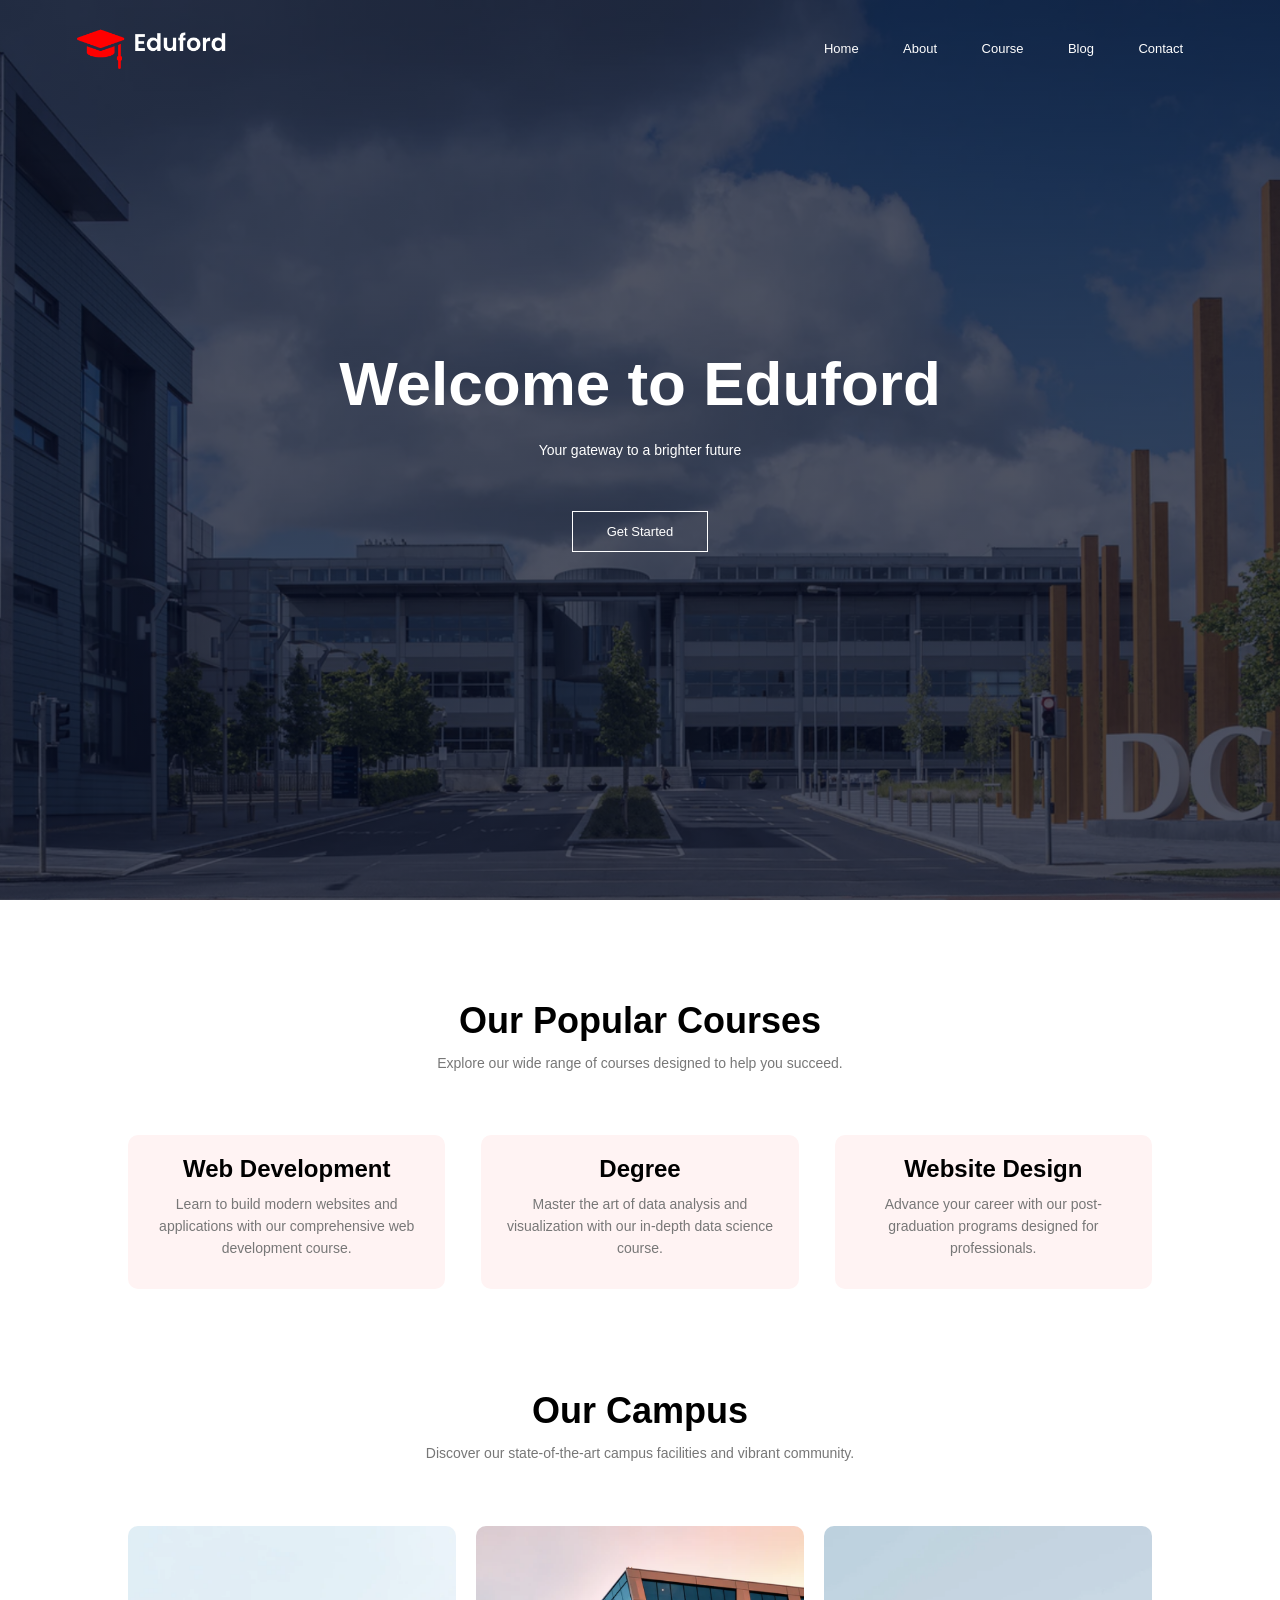
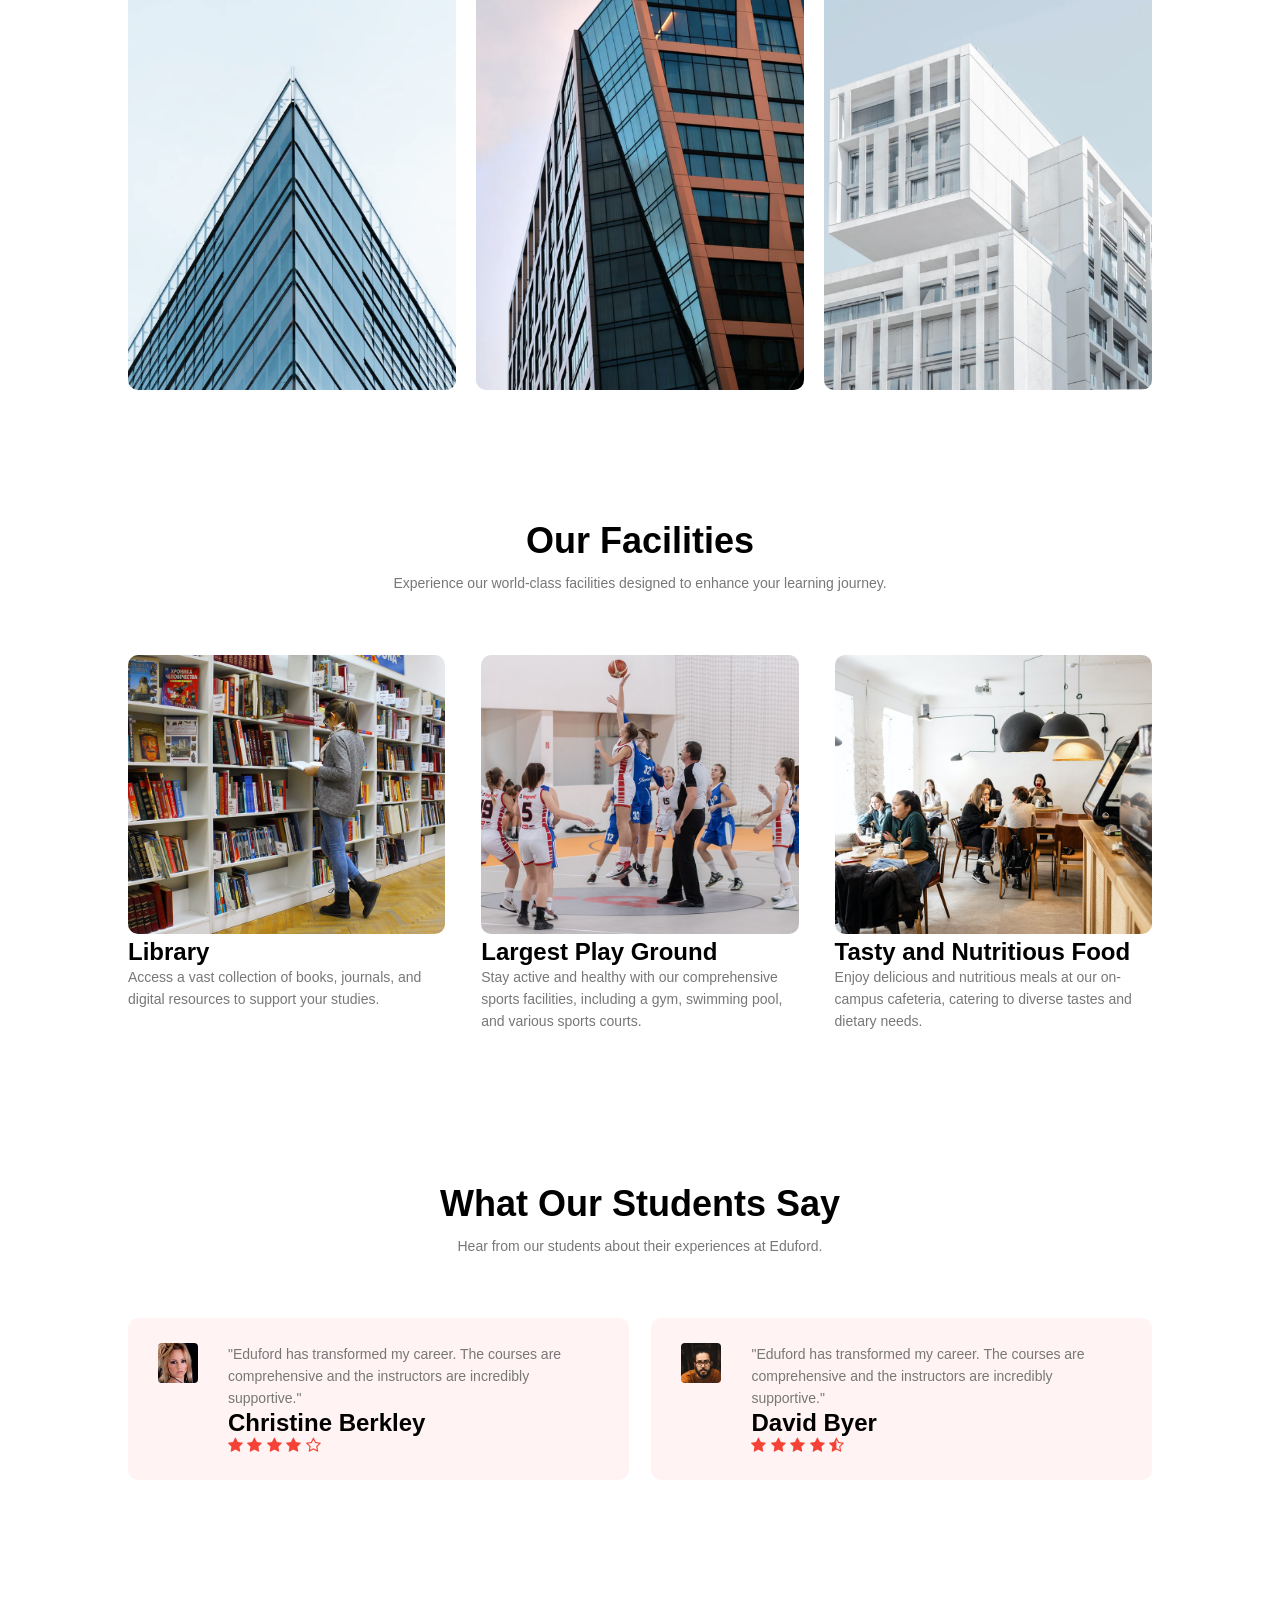
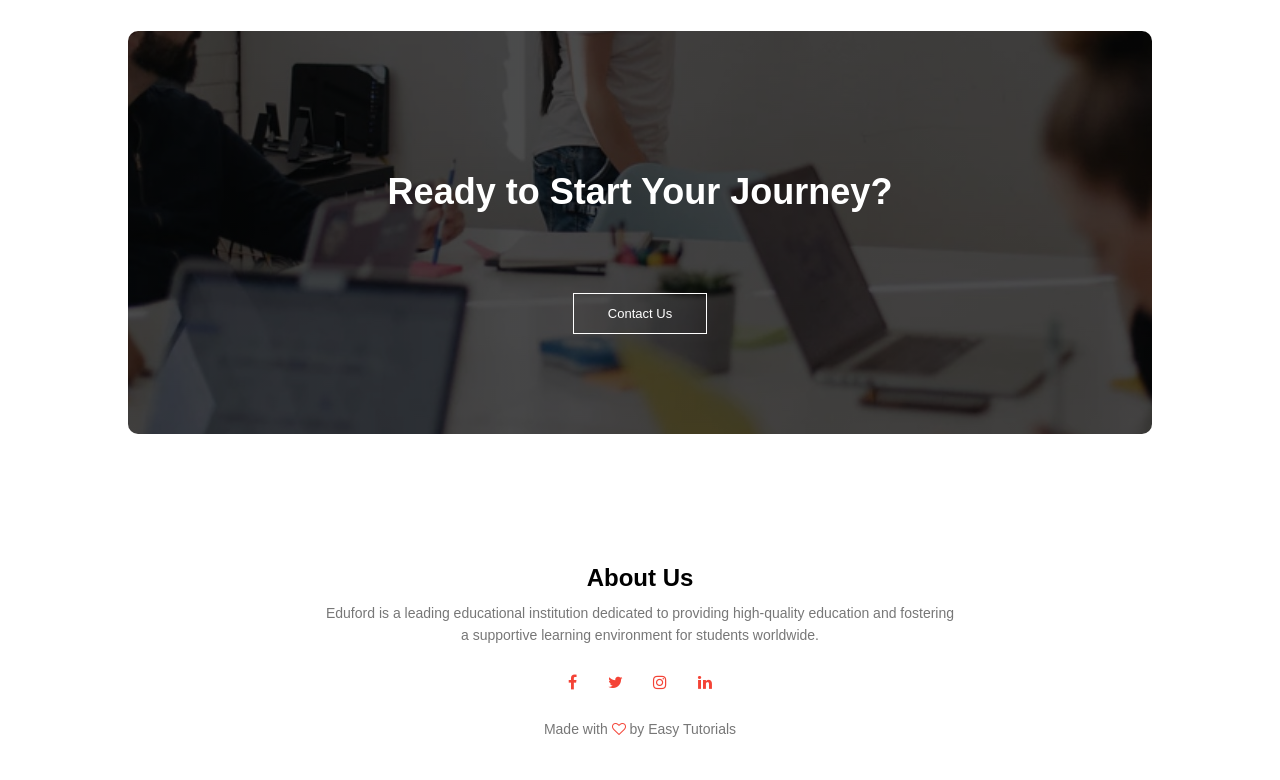
<file: index.html>
<!doctype html>
<html lang="en">
  <head>
    <meta charset="UTF-8">
    <meta name="viewport" content="width=device-width, initial-scale=1.0">
    <title>Eduford Website Design</title>
    <link rel="stylesheet" href="eduford.css">
    <link
      rel="stylesheet"
      href="https://cdnjs.cloudflare.com/ajax/libs/font-awesome/4.7.0/css/font-awesome.min.css">
  </head>
  <body>
    <!-- Header -->

    <header class="header">
      <nav>
        <a href="index.html">
          <img src="images/logo.png" alt="Eduford Logo"></a>
        <div class="nav-links" id="nav-links">
          <i class="fa fa-times" onclick="hideMenu()"></i>
          <ul>
            <li><a href="index.html">Home</a></li>
            <li><a href="about.html">About</a></li>
            <li><a href="course.html">Course</a></li>
            <li><a href="blog.html">Blog</a></li>
            <li><a href="contact.html">Contact</a></li>
          </ul>
        </div>
        <i class="fa fa-bars" onclick="showMenu()"></i>
      </nav>
      <div class="text-box">
        <h1>Welcome to Eduford</h1>
        <p>Your gateway to a brighter future</p>
        <a href="" class="hero-btn">Get Started</a>
      </div>
    </header>

    <!-- Course Section -->

    <section class="course">
      <h1>Our Popular Courses</h1>
      <p>Explore our wide range of courses designed to help you succeed.</p>
      <div class="row">
        <div class="course-col">
          <h2>Web Development</h2>
          <p>
            Learn to build modern websites and applications with our
            comprehensive web development course.
          </p>
        </div>
        <div class="course-col">
          <h2>Degree</h2>
          <p>
            Master the art of data analysis and visualization with our in-depth
            data science course.
          </p>
        </div>
        <div class="course-col">
          <h2>Website Design</h2>
          <p>
            Advance your career with our post-graduation programs designed for
            professionals.
          </p>
        </div>
      </div>
    </section>

    <!-- Our campus -->

    <section class="campus">
      <h2 class="ourcampus">Our Campus</h2>
      <p>
        Discover our state-of-the-art campus facilities and vibrant community.
      </p>
      <div class="row">
        <div class="campus-col">
          <img src="images/london.png" alt="London Campus Building">
          <div class="layer">
            <h3>London</h3>
          </div>
        </div>
        <div class="campus-col">
          <img src="images/newyork.png" alt="New York Campus Building">
          <div class="layer">
            <h3>New York</h3>
          </div>
        </div>
        <div class="campus-col">
          <img src="images/washington.png" alt="Washington Campus Building">
          <div class="layer">
            <h3>Washington</h3>
          </div>
        </div>
      </div>
    </section>

    <!-- Facilites-->
    <section class="facilities">
      <h1>Our Facilities</h1>
      <p>
        Experience our world-class facilities designed to enhance your learning
        journey.
      </p>
      <div class="row">
        <div class="facilities-col">
          <img src="images/library.png" alt="Library">
          <h2>Library</h2>
          <p>
            Access a vast collection of books, journals, and digital resources
            to support your studies.
          </p>
        </div>
        <div class="facilities-col">
          <img src="images/basketball.png" alt="Basketball Court">
          <h2>Largest Play Ground</h2>
          <p>
            Stay active and healthy with our comprehensive sports facilities,
            including a gym, swimming pool, and various sports courts.
          </p>
        </div>
        <div class="facilities-col">
          <img src="images/cafeteria.png" alt="Cafeteria">
          <h2>Tasty and Nutritious Food</h2>
          <p>
            Enjoy delicious and nutritious meals at our on-campus cafeteria,
            catering to diverse tastes and dietary needs.
          </p>
        </div>
      </div>
    </section>

    <!--testimonials-->

    <section class="testimonials">
      <h1>What Our Students Say</h1>
      <p>Hear from our students about their experiences at Eduford.</p>
      <div class="row">
        <div class="testimonials-col">
          <img src="images/user1.jpg" alt="User 1">
          <div>
            <p>
              "Eduford has transformed my career. The courses are comprehensive
              and the instructors are incredibly supportive."
            </p>
            <h2>Christine Berkley</h2>
            <i class="fa fa-star"></i>
            <i class="fa fa-star"></i>
            <i class="fa fa-star"></i>
            <i class="fa fa-star"></i>
            <i class="fa fa-star-o"></i>
          </div>
        </div>
        <div class="testimonials-col">
          <img src="images/user2.jpg" alt="User 2">
          <div>
            <p>
              "Eduford has transformed my career. The courses are comprehensive
              and the instructors are incredibly supportive."
            </p>
            <h2>David Byer</h2>
            <i class="fa fa-star"></i>
            <i class="fa fa-star"></i>
            <i class="fa fa-star"></i>
            <i class="fa fa-star"></i>
            <i class="fa fa-star-half-o"></i>
          </div>
        </div>
      </div>
    </section>

    <!-- Call To Action-->

    <section class="cta">
      <h1>Ready to Start Your Journey?</h1>
      <a href="" class="hero-btn">Contact Us</a>
    </section>

    <!--Footer-->

    <footer class="footer">
      <h2>About Us</h2>
      <p>
        Eduford is a leading educational institution dedicated to providing
        high-quality education and fostering <br>a supportive learning
        environment for students worldwide.
      </p>
      <div class="icons">
        <i class="fa fa-facebook"></i>
        <i class="fa fa-twitter"></i>
        <i class="fa fa-instagram"></i>
        <i class="fa fa-linkedin"></i>
      </div>
      <p>Made with <i class="fa fa-heart-o"></i> by Easy Tutorials</p>
    </footer>

    <!-- JavaScript for Toggle Menu -->
    <script>
      var navLinks = document.getElementById("nav-links");

      function showMenu() {
        navLinks.style.right = "0";
      }

      function hideMenu() {
        navLinks.style.right = "-200px";
      }
    </script>
  </body>
</html>
</file>
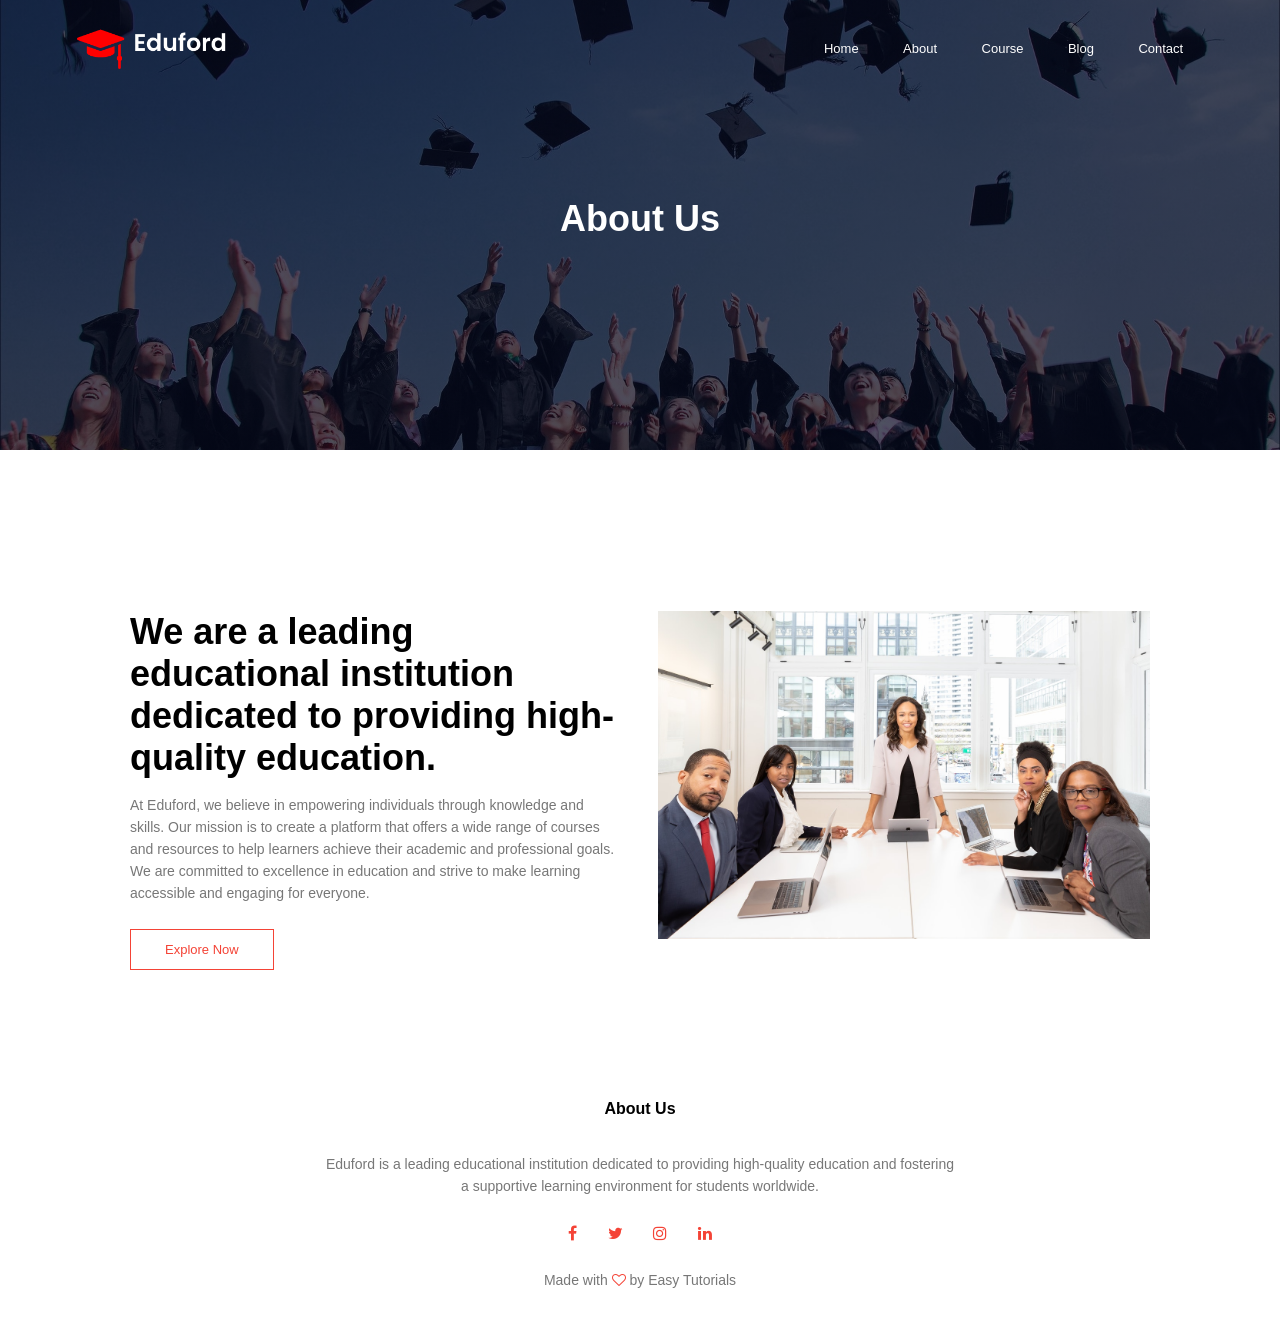
<file: about.html>
<!DOCTYPE html>
<html lang="en">
  <head>
    <meta charset="UTF-8" />
    <meta name="viewport" content="width=device-width, initial-scale=1.0" />
    <title>Eduford Website Design</title>
    <link rel="stylesheet" href="eduford.css" />
      <link
        rel="stylesheet"
        href="https://cdnjs.cloudflare.com/ajax/libs/font-awesome/4.7.0/css/font-awesome.min.css"
      />
  </head>
  <body>

    <!-- Header -->

    <header class="sub-header">
      <nav>
        <a href="index.html"
          ><img src="images/logo.png" alt="Eduford Logo"></a>
        <div class="nav-links" id="nav-links">
          <i class="fa fa-times" onclick="hideMenu()"></i>
          <ul>
            <li><a href="index.html">Home</a></li>
            <li><a href="about.html">About</a></li>
            <li><a href="course.html">Course</a></li>
            <li><a href="blog.html">Blog</a></li>
            <li><a href="contact.html">Contact</a></li>
          </ul>
        </div>
        <i class="fa fa-bars" onclick="showMenu()"></i>
      </nav>
      <h1>About Us</h1>
    </header>


    <!-- about us content -->

    <section class="about-us">
      <div class="row">
        <div class="about-col">
          <h1>We are a leading educational institution dedicated to providing high-quality education.</h1>
          <p>
            At Eduford, we believe in empowering individuals through knowledge and skills. Our mission is to create a platform that offers a wide range of courses and resources to help learners achieve their academic and professional goals. We are committed to excellence in education and strive to make learning accessible and engaging for everyone.
          </p>
          <a href="" class="hero-btn red-btn">Explore Now</a>
        </div>
        <div class="about-col">
          <img src="images/about.jpg" alt="About Us">
        </div>
      </div>
    </section>


  <!--Footer-->

  <footer class="footer">
    <h4>About Us</h4>
    <p>
      Eduford is a leading educational institution dedicated to providing high-quality education and fostering <br>a supportive learning environment for students worldwide.
    </p>
    <div class="icons">
      <i class="fa fa-facebook"></i>
      <i class="fa fa-twitter"></i>
      <i class="fa fa-instagram"></i>
      <i class="fa fa-linkedin"></i>
    </div>
    <p>Made with <i class="fa fa-heart-o"></i> by Easy Tutorials</p>
  </footer>

  <!-- JavaScript for Toggle Menu -->
 <script>
        var navLinks = document.getElementById("nav-links");

        function showMenu() {
            navLinks.style.right = "0";
        }

        function hideMenu() {
            navLinks.style.right = "-200px";
        } 
        </script>
  </body>
</html>
</file>
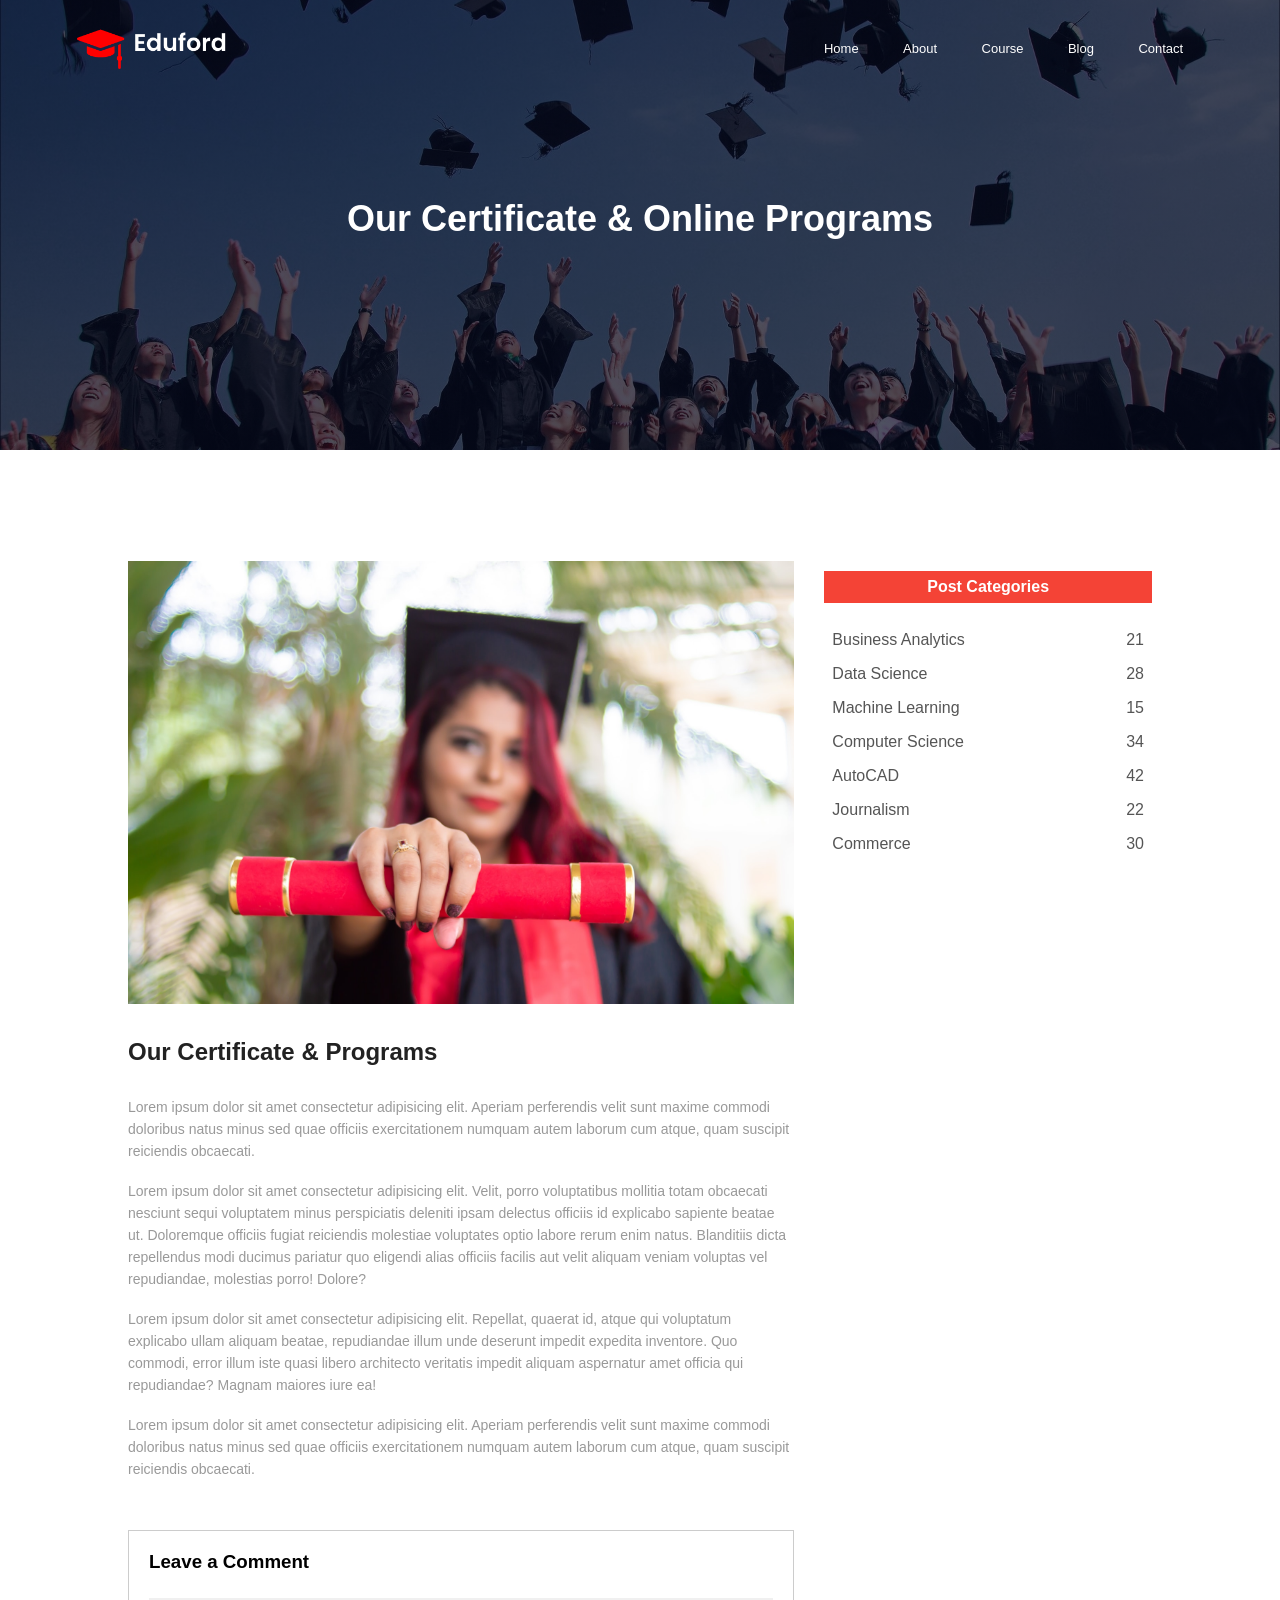
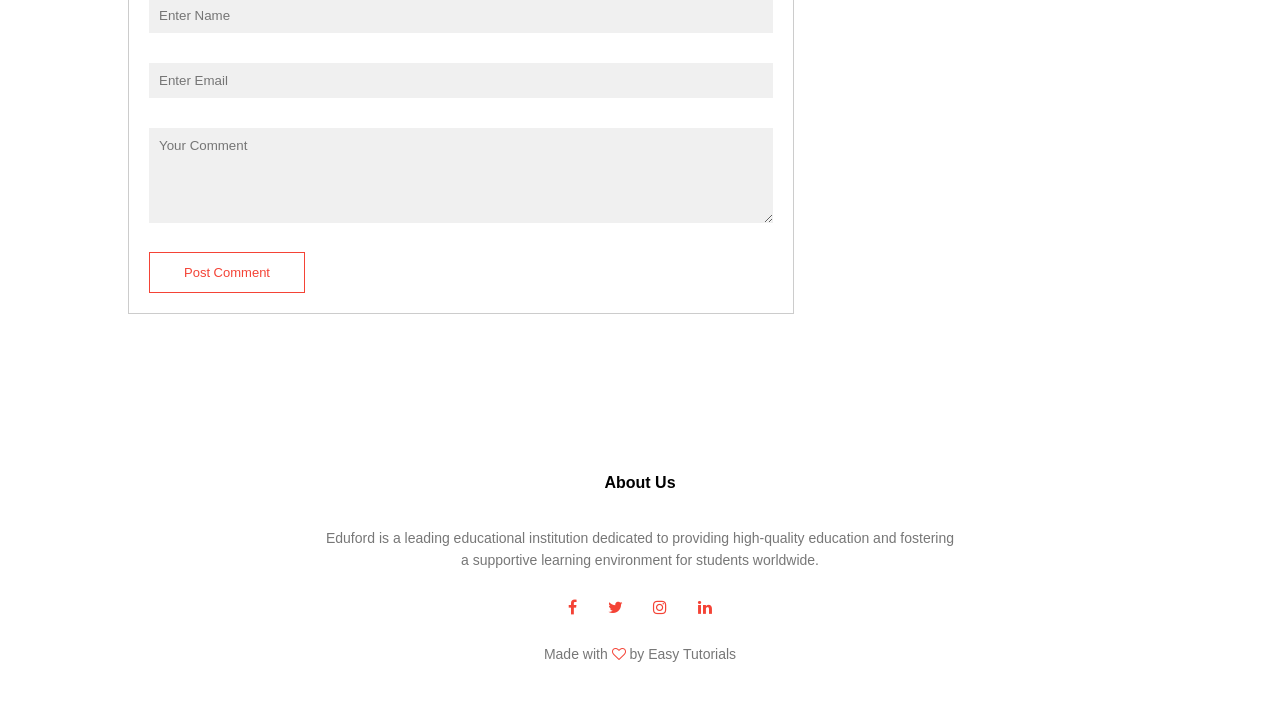
<file: blog.html>
<!DOCTYPE html>
<html lang="en">
  <head>
    <meta charset="UTF-8" />
    <meta name="viewport" content="width=device-width, initial-scale=1.0" />
    <title>Eduford Website Design</title>
    <link rel="stylesheet" href="eduford.css" />
      <link
        rel="stylesheet"
        href="https://cdnjs.cloudflare.com/ajax/libs/font-awesome/4.7.0/css/font-awesome.min.css"
      />
  </head>
  <body>


    <!-- Header -->

    <header class="sub-header">
      <nav>
        <a href="index.html"
          ><img src="images/logo.png" alt="Eduford Logo"></a>
        <div class="nav-links" id="nav-links">
          <i class="fa fa-times" onclick="hideMenu()"></i>
          <ul>
            <li><a href="index.html">Home</a></li>
            <li><a href="about.html">About</a></li>
            <li><a href="course.html">Course</a></li>
            <li><a href="blog.html">Blog</a></li>
            <li><a href="contact.html">Contact</a></li>
          </ul>
        </div>
        <i class="fa fa-bars" onclick="showMenu()"></i>
      </nav>
      <h1>Our Certificate & Online Programs</h1>
    </header>
    
    <!-- Blog page content -->

    <section class="blog-content"> 
      <div class="row">
       <div class="blog-left">
        <img src="images/certificate.jpg" alt="Certificate">
        <h2>Our Certificate & Programs</h2>
        <p>
          Lorem ipsum dolor sit amet consectetur adipisicing elit. Aperiam perferendis velit sunt maxime commodi doloribus natus minus sed quae officiis exercitationem numquam autem laborum cum atque, quam suscipit reiciendis obcaecati.
        </p>
        <br>
        <p>
          Lorem ipsum dolor sit amet consectetur adipisicing elit. Velit, porro voluptatibus mollitia totam obcaecati nesciunt sequi voluptatem minus perspiciatis deleniti ipsam delectus officiis id explicabo sapiente beatae ut. Doloremque officiis fugiat reiciendis molestiae voluptates optio labore rerum enim natus. Blanditiis dicta repellendus modi ducimus pariatur quo eligendi alias officiis facilis aut velit aliquam veniam voluptas vel repudiandae, molestias porro! Dolore?
        </p>
        <br>
        <p>
          Lorem ipsum dolor sit amet consectetur adipisicing elit. Repellat, quaerat id, atque qui voluptatum explicabo ullam aliquam beatae, repudiandae illum unde deserunt impedit expedita inventore. Quo commodi, error illum iste quasi libero architecto veritatis impedit aliquam aspernatur amet officia qui repudiandae? Magnam maiores iure ea!
        </p>
        <br>
         <p>
          Lorem ipsum dolor sit amet consectetur adipisicing elit. Aperiam perferendis velit sunt maxime commodi doloribus natus minus sed quae officiis exercitationem numquam autem laborum cum atque, quam suscipit reiciendis obcaecati.
        </p>
        <div class="comment-box">
          <h3>Leave a Comment</h3>
          <form class="comment-form">
            <input type="text" placeholder="Enter Name">
            <input type="email" placeholder="Enter Email">
            <textarea rows="5" placeholder="Your Comment"></textarea>
            <button type="submit" class="hero-btn red-btn">Post Comment</button>
          </form>
        </div>

       </div>
       <div class="blog-right">
        <h3>Post Categories</h3>
        <div>
          <span>Business Analytics</span>
          <span>21</span>
        </div>
                <div>
          <span>Data Science</span>
          <span>28</span>
        </div>
                <div>
          <span>Machine Learning</span>
          <span>15</span>
        </div>
                <div>
          <span>Computer Science</span>
          <span>34</span>
        </div>
                <div>
          <span>AutoCAD</span>
          <span>42</span>
        </div>
                <div>
          <span>Journalism</span>
          <span>22</span>
        </div>
                <div>
          <span>Commerce</span>
          <span>30</span>
        </div>
       </div>
      </div>
    </section>

  <!--Footer-->

  <footer class="footer">
    <h4>About Us</h4>
    <p>
      Eduford is a leading educational institution dedicated to providing high-quality education and fostering <br>a supportive learning environment for students worldwide.
    </p>
    <div class="icons">
      <i class="fa fa-facebook"></i>
      <i class="fa fa-twitter"></i>
      <i class="fa fa-instagram"></i>
      <i class="fa fa-linkedin"></i>
    </div>
    <p>Made with <i class="fa fa-heart-o"></i> by Easy Tutorials</p>
  </footer>

  <!-- JavaScript for Toggle Menu -->
 <script>
        var navLinks = document.getElementById("nav-links");

        function showMenu() {
            navLinks.style.right = "0";
        }

        function hideMenu() {
            navLinks.style.right = "-200px";
        } 
        </script>
  </body>
</html>
</file>
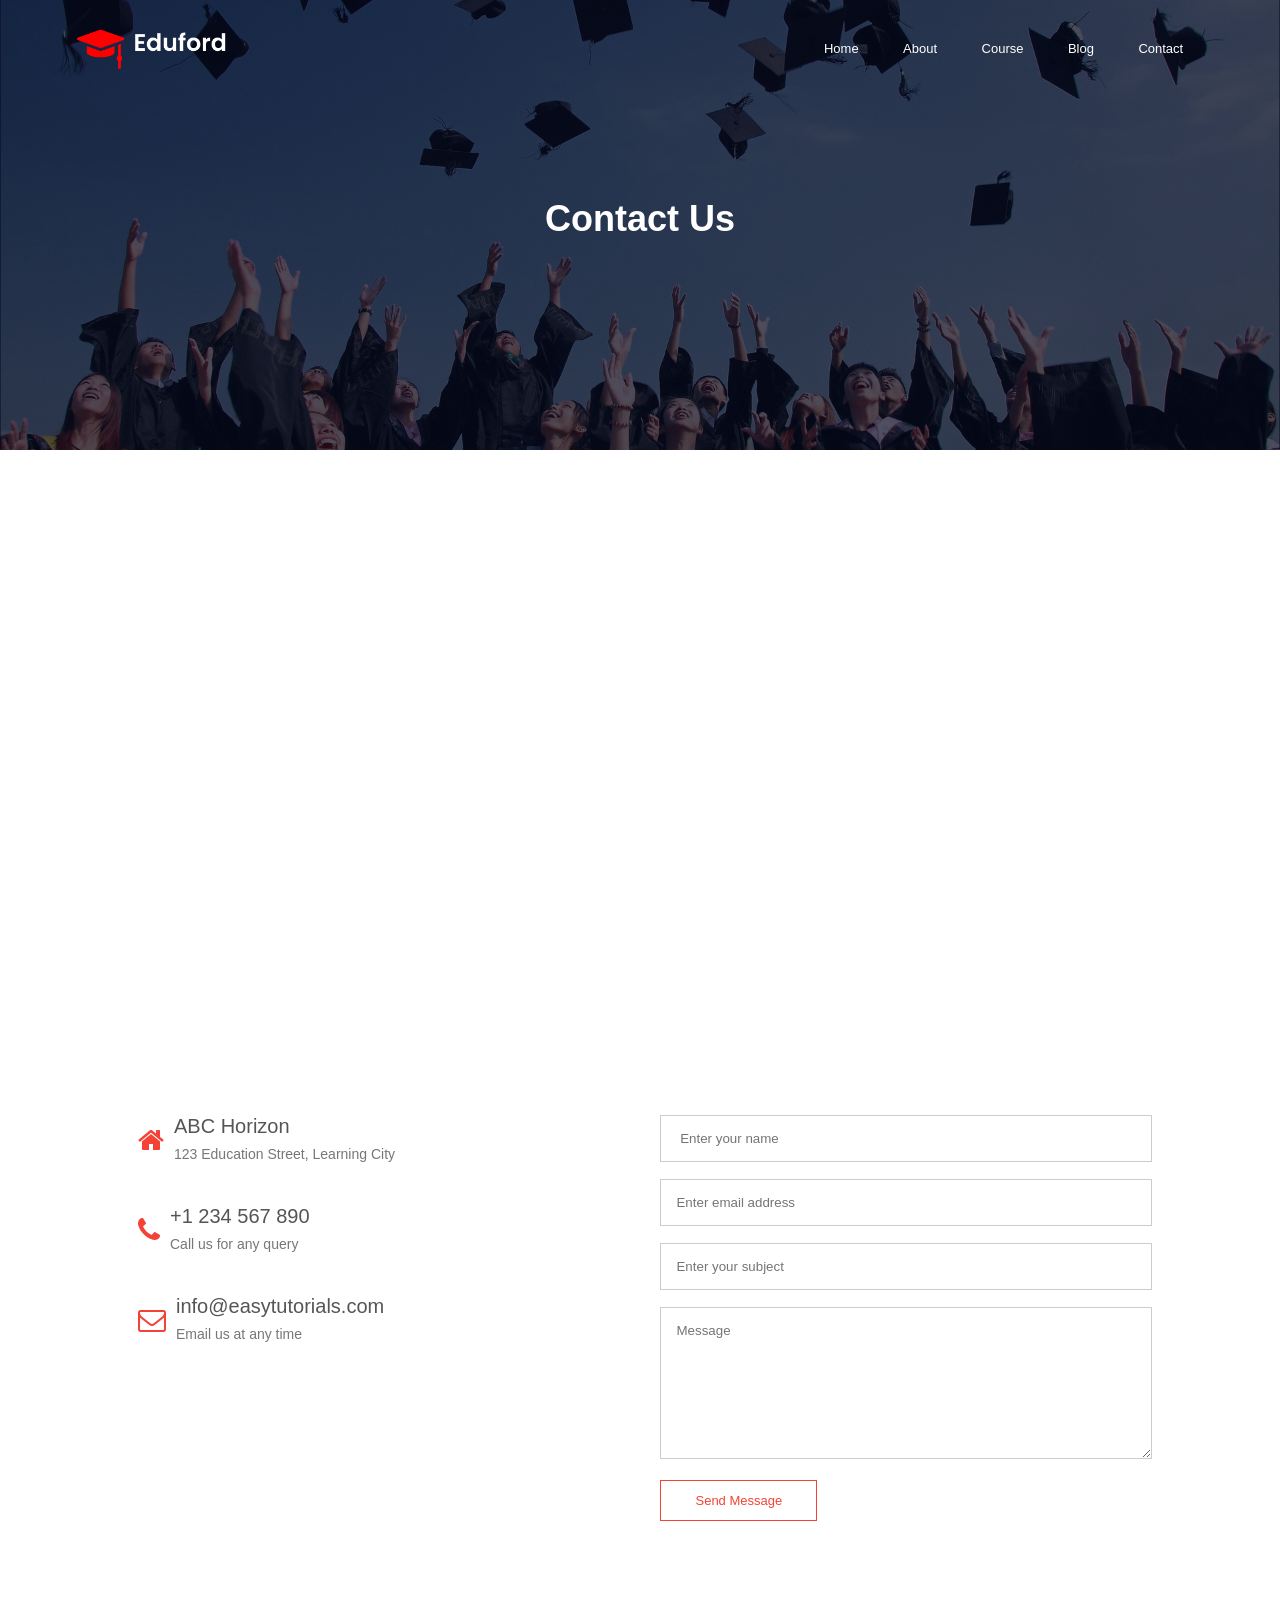
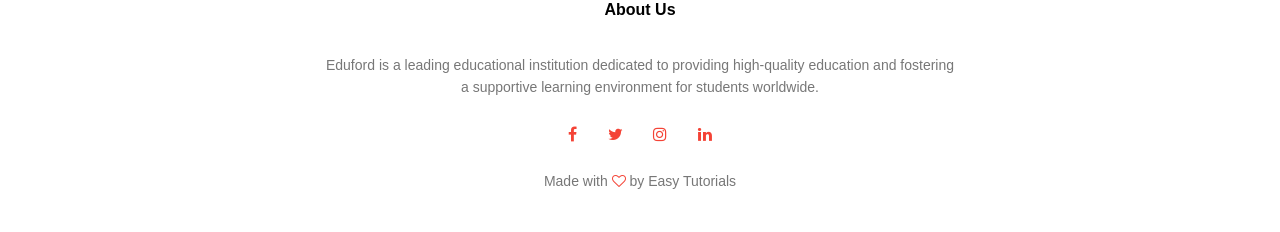
<file: contact.html>
<!DOCTYPE html>
<html lang="en">
  <head>
    <meta charset="UTF-8" />
    <meta name="viewport" content="width=device-width, initial-scale=1.0" />
    <title>Eduford Website Design</title>
    <link rel="stylesheet" href="eduford.css" />
    <link
      rel="stylesheet"
      href="https://cdnjs.cloudflare.com/ajax/libs/font-awesome/4.7.0/css/font-awesome.min.css"
    />
  </head>
  <body>
    <!-- Header -->

    <header class="sub-header">
      <nav>
        <a href="index.html"
          ><img src="images/logo.png" alt="Eduford Logo"></a>
        <div class="nav-links" id="nav-links">
          <i class="fa fa-times" onclick="hideMenu()"></i>
          <ul>
            <li><a href="index.html">Home</a></li>
            <li><a href="about.html">About</a></li>
            <li><a href="course.html">Course</a></li>
            <li><a href="blog.html">Blog</a></li>
            <li><a href="contact.html">Contact</a></li>
          </ul>
        </div>
        <i class="fa fa-bars" onclick="showMenu()"></i>
      </nav>
      <h1>Contact Us</h1>
    </header>

    <!-- contact us -->
    <section class="location">
      <iframe
        src="https://www.google.com/maps/embed?pb=!1m18!1m12!1m3!1d2344.0134681562945!2d28.943231699999995!3d41.01712080000001!2m3!1f0!2f0!3f0!3m2!1i1024!2i768!4f13.1!3m3!1m2!1s0x14caba2485545cc1%3A0x9c39b42c7b74a0c0!2sABC%20Horizon!5e1!3m2!1sar!2sqa!4v1773084802576!5m2!1sar!2sqa"
        width="600"
        height="450"
        style="border: 0"
        allowfullscreen=""
        loading="lazy"
        referrerpolicy="no-referrer-when-downgrade"
      ></iframe>
    </section>

    <section class="contact-us">
      <div class="row">
        <div class="contact-col">
          <div>
            <i class="fa fa-home"></i>
            <span>
              <h5>ABC Horizon</h5>
              <p>123 Education Street, Learning City</p>
            </span>
          </div>
          <div>
            <i class="fa fa-phone"></i>
            <span>
              <h5>+1 234 567 890</h5>
              <p>Call us for any query</p>
            </span>
          </div>
        
          <div>
            <i class="fa fa-envelope-o"></i>
            <span>
              <h5>info@easytutorials.com</h5>
              <p>Email us at any time</p>
            </span>
          </div>
        </div>
          <div class="contact-col">
            <form action="Form-handler.php" method="post">
              <input type="text" name="name" placeholder=" Enter your name" required />
              <input type="email" name="email"
                placeholder="Enter email address" required/>
              <input type="text"  name="subject" placeholder="Enter your subject" required />
              <textarea rows="8"  name="message" placeholder="Message" required></textarea>
              <button type="submit" class="hero-btn red-btn">
                Send Message
              </button>
            </form>
          </div>
      </div>
    </section>

    <!--Footer-->

    <footer class="footer">
      <h4>About Us</h4>
      <p>
        Eduford is a leading educational institution dedicated to providing
        high-quality education and fostering <br />a supportive learning
        environment for students worldwide.
      </p>
      <div class="icons">
        <i class="fa fa-facebook"></i>
        <i class="fa fa-twitter"></i>
        <i class="fa fa-instagram"></i>
        <i class="fa fa-linkedin"></i>
      </div>
      <p>Made with <i class="fa fa-heart-o"></i> by Easy Tutorials</p>
    </footer>

    <!-- JavaScript for Toggle Menu -->
    <script>
      var navLinks = document.getElementById("nav-links");

      function showMenu() {
        navLinks.style.right = "0";
      }

      function hideMenu() {
        navLinks.style.right = "-200px";
      }
    </script>
  </body>
</html>
</file>
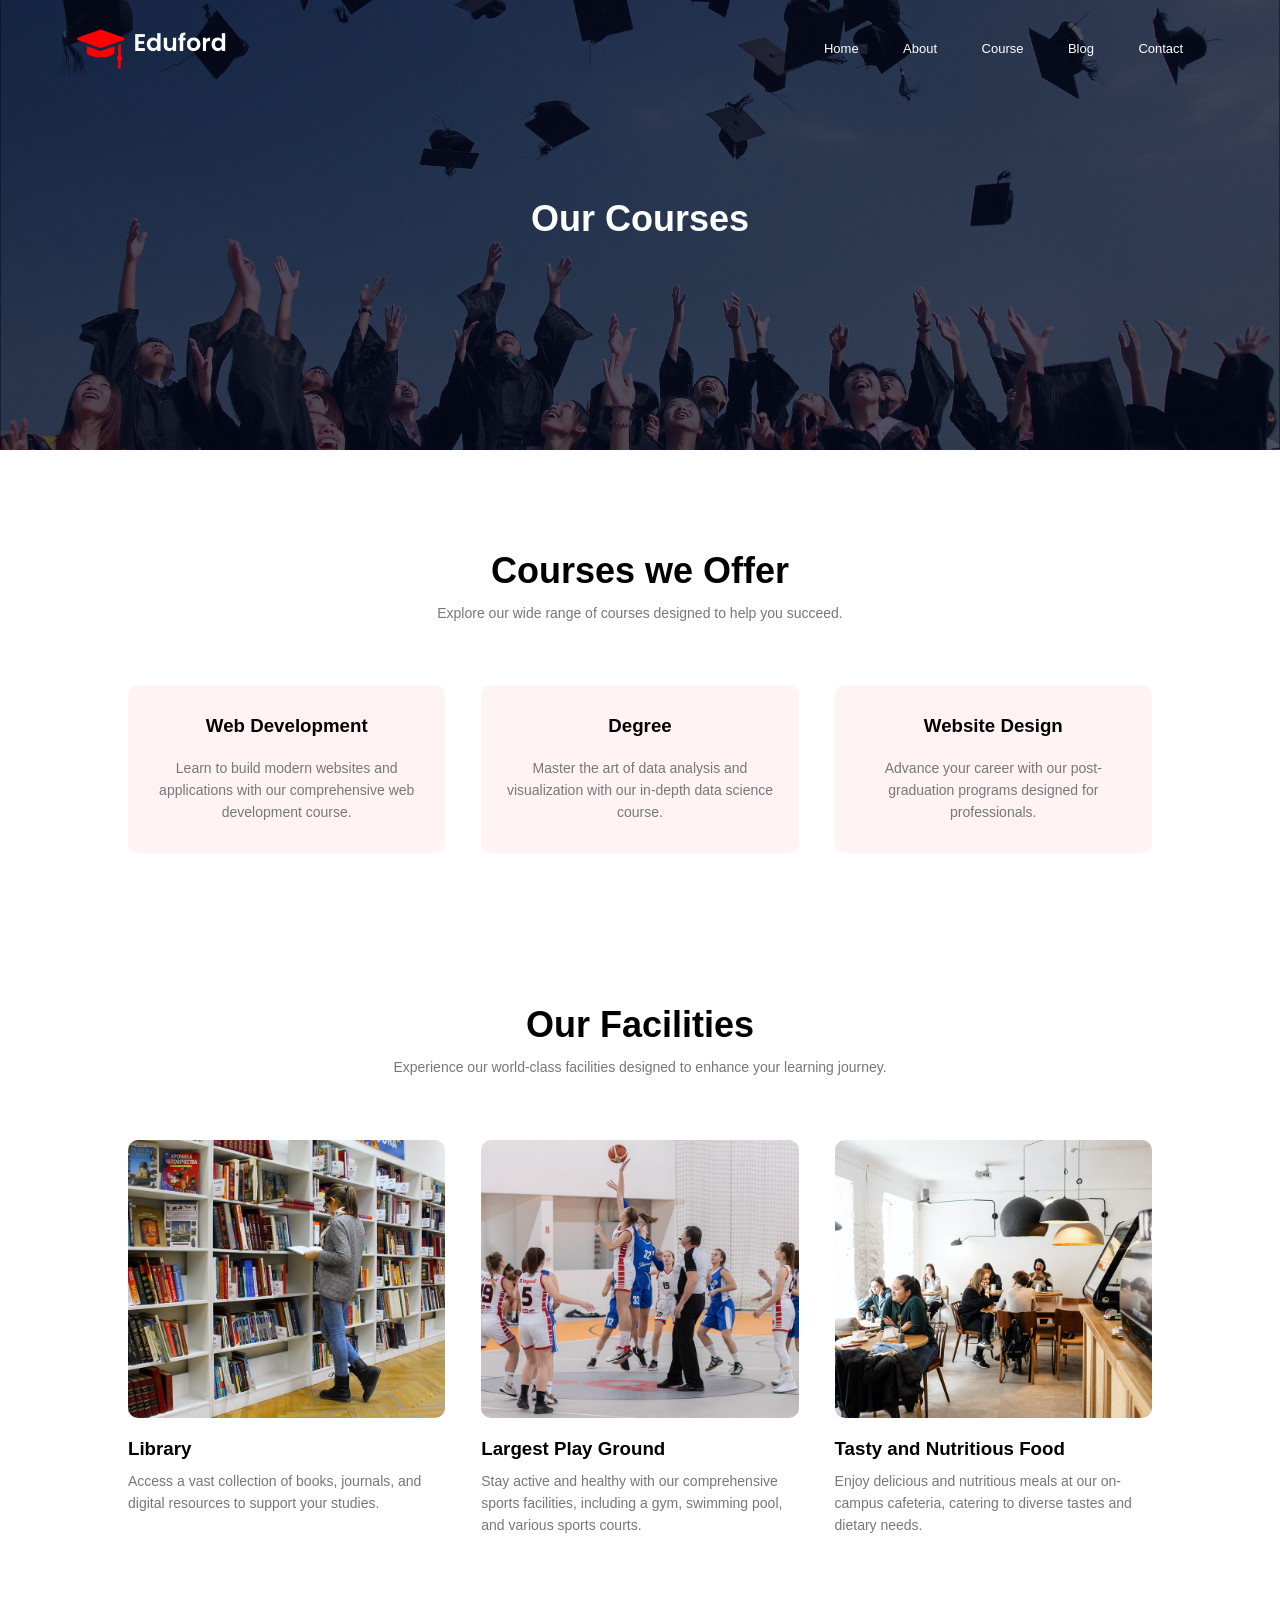
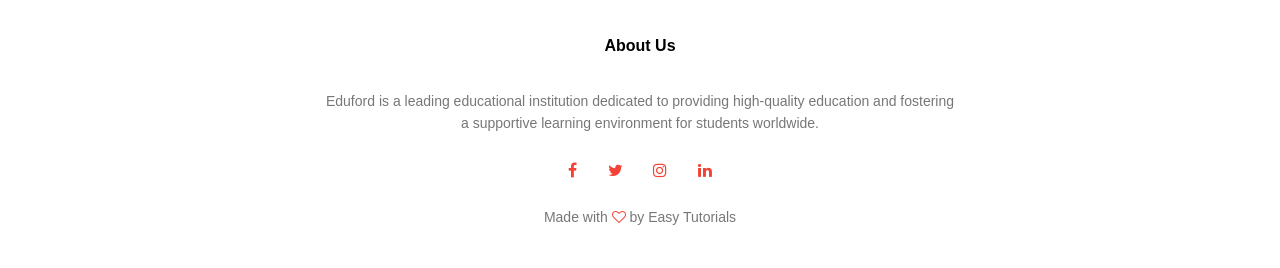
<file: course.html>
<!DOCTYPE html>
<html lang="en">
  <head>
    <meta charset="UTF-8" />
    <meta name="viewport" content="width=device-width, initial-scale=1.0" />
    <title>Eduford Website Design</title>
    <link rel="stylesheet" href="eduford.css" />
      <link
        rel="stylesheet"
        href="https://cdnjs.cloudflare.com/ajax/libs/font-awesome/4.7.0/css/font-awesome.min.css"
      />
  </head>
  <body>


    <!-- Header -->

    <header class="sub-header">
      <nav>
        <a href="index.html"
          ><img src="images/logo.png" alt="Eduford Logo"></a>
        <div class="nav-links" id="nav-links">
          <i class="fa fa-times" onclick="hideMenu()"></i>
          <ul>
            <li><a href="index.html">Home</a></li>
            <li><a href="about.html">About</a></li>
            <li><a href="course.html">Course</a></li>
            <li><a href="blog.html">Blog</a></li>
            <li><a href="contact.html">Contact</a></li>
          </ul>
        </div>
        <i class="fa fa-bars" onclick="showMenu()"></i>
      </nav>
      <h1>Our Courses</h1>
    </header>


    <!-- Course Courses-->

    <section class="course">
      <h1>Courses we Offer</h1>
      <p>Explore our wide range of courses designed to help you succeed.</p>
      <div class="row">
        <div class="course-col">
          <h3>Web Development</h3>
          <p>
            Learn to build modern websites and applications with our
            comprehensive web development course.
          </p>
        </div>
        <div class="course-col">
          <h3>Degree</h3>
          <p>
            Master the art of data analysis and visualization with our in-depth
            data science course.
          </p>
        </div>
        <div class="course-col">
          <h3>Website Design</h3>
          <p>
            Advance your career with our post-graduation programs designed for
            professionals.
          </p>
        </div>
      </div>
    </section>

    <!-- Facilities-->

<section class="facilities">
<h1>Our Facilities</h1>
<p>Experience our world-class facilities designed to enhance your learning journey.</p>
<div class="row">
  <div class="facilities-col">
    <img src="images/library.png" alt="Library">
    <h3>Library</h3>
    <p>Access a vast collection of books, journals, and digital resources to support your studies.</p>
  </div>
  <div class="facilities-col">
    <img src="images/basketball.png" alt="Basketball Court">
    <h3>Largest Play Ground</h3>
    <p>Stay active and healthy with our comprehensive sports facilities, including a gym, swimming pool, and various sports courts.</p>
  </div>
  <div class="facilities-col">
    <img src="images/cafeteria.png" alt="Cafeteria">
    <h3>Tasty and Nutritious Food</h3>
    <p>Enjoy delicious and nutritious meals at our on-campus cafeteria, catering to diverse tastes and dietary needs.</p>
  </div>
  </div>
</section>

  <!--Footer-->

  <footer class="footer">
    <h4>About Us</h4>
    <p>
      Eduford is a leading educational institution dedicated to providing high-quality education and fostering <br>a supportive learning environment for students worldwide.
    </p>
    <div class="icons">
      <i class="fa fa-facebook"></i>
      <i class="fa fa-twitter"></i>
      <i class="fa fa-instagram"></i>
      <i class="fa fa-linkedin"></i>
    </div>
    <p>Made with <i class="fa fa-heart-o"></i> by Easy Tutorials</p>
  </footer>

  <!-- JavaScript for Toggle Menu -->
 <script>
        var navLinks = document.getElementById("nav-links");

        function showMenu() {
            navLinks.style.right = "0";
        }

        function hideMenu() {
            navLinks.style.right = "-200px";
        } 
        </script>
  </body>
</html>
</file>
<file: eduford.css>
* {
  margin: 0;
  padding: 0;
  font-family: poppins, sans-serif;
}
/*------- header -----*/
.header {
  min-height: 100vh;
  width: 100%;
  background-image:
    linear-gradient(rgba(4, 9, 30, 0.7), rgba(4, 9, 30, 0.7)),
    url("images/banner.png");
  background-position: center;
  background-size: cover;
  position: relative;
}
nav {
  display: flex;
  padding: 2% 6%;
  justify-content: space-between;
  align-items: center;
}
nav img {
  width: 150px;
}
.nav-links {
  flex: 1;
  text-align: right;
}
.nav-links ul li {
  display: inline-block;
  list-style: none;
  padding: 8px 20px;
  position: relative;
}
.nav-links ul li a {
  color: #fff;
  text-decoration: none;
  font-size: 13px;
}
.nav-links ul li::after {
  content: "";
  width: 0%;
  height: 2px;
  background: #f44336;
  display: block;
  margin: auto;
  transition: 0.5s;
}
.nav-links ul li:hover::after {
  width: 100%;
}
.text-box {
  width: 90%;
  color: #fff;
  position: absolute;
  top: 50%;
  left: 50%;
  transform: translate(-50%, -50%);
  text-align: center;
}
.text-box h1 {
  font-size: 62px;
}
.text-box p {
  font-size: 14px;
  margin: 10px 0 40px;
  color: #fff;
}
.hero-btn {
  display: inline-block;
  text-decoration: none;
  color: #fff;
  border: 1px solid #ffffff;
  padding: 12px 34px;
  font-size: 13px;
  background: transparent;
  position: relative;
  cursor: pointer;
}
.hero-btn:hover {
  background-color: #f44336;
  border: 1px solid #f44336;
  transition: 1s;
}

nav .fa {
  display: none;
}

@media (max-width: 700px) {
  .text-box h1 {
    font-size: 20px;
  }
  .nav-links ul li {
    display: block;
  }
  .nav-links {
    position: fixed;
    background: #f44336;
    width: 200px;
    height: 100vh;
    top: 0;
    right: -200px;
    text-align: left;
    z-index: 2;
    transition: 1s;
  }
  nav .fa {
    display: block;
    color: #fff;
    margin: 10px;
    font-size: 22px;
    cursor: pointer;
  }
  .nav-links ul {
    padding: 30px;
  }
}
/*----- course -----*/
.course {
  width: 80%;
  padding-top: 100px;
  margin: auto;
  text-align: center;
}
h1 {
  font-size: 36px;
  font-size: 600;
}
p {
  color: #777;
  font-size: 14px;
  font-weight: 300;
  line-height: 22px;
  padding: 10px;
}
.row {
  display: flex;
  justify-content: space-between;
  margin-top: 5%;
}
.course-col {
  flex-basis: 31%;
  background: #fff3f3;
  border-radius: 10px;
  margin-bottom: 5%;
  padding: 20px 12px;
  box-sizing: border-box;
  transition: 0.5s;
}
h3 {
  text-align: center;
  font-weight: 600;
  margin: 10px 0;
}
.course-col:hover {
  box-shadow: 0 0 20px 0px rgba(0, 0, 0, 0.2);
}
@media (max-width: 700px) {
  .row {
    flex-direction: column;
  }
}
/*-------campus-------*/
.campus {
  width: 80%;
  margin: auto;
  padding-top: 50px;
  text-align: center;
}
.ourcampus {
  font-size: 36px;
  font-weight: 600;
}
.campus-col {
  flex-basis: 32%;
  border-radius: 10px;
  margin-bottom: 30px;
  position: relative;
  overflow: hidden;
}
.campus-col img {
  width: 100%;
  display: block;
}
.layer {
  background: transparent;
  height: 100%;
  width: 100%;
  position: absolute;
  top: 0;
  left: 0;
  transition: 0.5s;
}
.layer:hover {
  background: rgba(226, 0, 0, 0.7);
}
.layer h3 {
  width: 100%;
  font-weight: 500;
  color: #fff;
  font-size: 26px;
  bottom: 0;
  position: absolute;
  left: 50%;
  transform: translatex(-50%);
  opacity: 0;
  transition: 0.5s;
}
.layer:hover h3 {
  bottom: 49%;
  opacity: 1;
  transition: 0.5s;
}

/*-------facilities-------*/

.facilities {
  width: 80%;
  margin: auto;
  padding-top: 100px;
  text-align: center;
}
.facilities-col {
  flex-basis: 31%;
  border-radius: 10px;
  margin-bottom: 5%;
  text-align: left;
}
.facilities-col img {
  width: 100%;
  border-radius: 10px;
}
.facilities-col h3 {
  margin-top: 16px;
  margin-bottom: 15;
  text-align: left;
}
.facilities-col p {
  padding: 0;
}

/*-------testimonials-------*/

.testimonials {
  width: 80%;
  margin: auto;
  padding-top: 100px;
  text-align: center;
}
.testimonials-col {
  flex-basis: 44%;
  border-radius: 10px;
  margin-bottom: 5%;
  text-align: left;
  background: #fff3f3;
  padding: 25px;
  cursor: pointer;
  display: flex;
}
.testimonials-col img {
  height: 40px;
  margin-left: 5px;
  margin-right: 30px;
  border-radius: 10%;
}
.testimonials-col p {
  padding: 0;
}
.testimonials-col h3 {
  margin-top: 15px;
  text-align: left;
}
.testimonials-col .fa {
  color: #f44336;
}
@media (max-width: 700px) {
  .testimonials-col img {
    margin-left: 0px;
    margin-right: 15px;
  }
}

.cta {
  margin: 100px auto;
  width: 80%;
  background-image:
    linear-gradient(rgba(0, 0, 0, 0.7), rgba(0, 0, 0, 0.7)),
    url(images/banner2.jpg);
  background-position: center;
  border-radius: 10px;
  text-align: center;
  padding: 100px 0;
}
.cta h1 {
  color: #fff;
  padding: 40px;
  margin-bottom: 40px;
}

@media (max-width: 700px) {
  .cta h1 {
    font-size: 24px;
  }
}

/*-------footer-------*/

.footer {
  width: 100%;
  text-align: center;
  padding: 30px 0;
}
.footer h4 {
  margin-bottom: 25px;
  margin-top: 20px;
  font-weight: 600;
}
.icons .fa {
  color: #f44336;
  margin: 0 13px;
  cursor: pointer;
  padding: 18px 0;
}
.fa-heart-o {
  color: #f44336;
}

/*-------about us-------*/

.sub-header {
  height: 50vh;
  width: 100%;
  background-image:
    linear-gradient(rgba(4, 9, 30, 0.7), rgba(4, 9, 30, 0.7)),
    url("images/background.jpg");
  background-position: center;
  background-size: cover;
  text-align: center;
  color: #fff;
}
.sub-header h1 {
  margin-top: 100px;
}
.about-us {
  width: 80%;
  margin: auto;
  padding-top: 80px;
  padding-bottom: 50px;
}
.about-col {
  flex-basis: 48%;
  padding: 30px 2px;
}
.about-col img {
  width: 100%;
}
.about-col h1 {
  padding-top: 0;
}
.about-col p {
  padding: 15px 0 25px;
}
.red-btn {
  border: 1px solid #f44336;
  background: transparent;
  color: #f44336;
}
.red-btn:hover {
  color: #fff;
}

/*------- blog content-------*/

.blog-content {
  width: 80%;
  margin: auto;
  padding: 60px 0;
}
.blog-left {
  flex-basis: 65%;
}
.blog-left img {
  width: 100%;
}
.blog-left h2 {
  color: #222;
  font-weight: 600;
  margin: 30px 0;
}
.blog-left p {
  color: #999;
  padding: 0;
}
.blog-right {
  flex-basis: 32%;
}
.blog-right h3 {
  color: #fff;
  background: #f44336;
  padding: 7px 0;
  font-size: 16px;
  margin-bottom: 20px;
}
.blog-right div {
  display: flex;
  align-items: center;
  justify-content: space-between;
  color: #555;
  padding: 8px;
  box-sizing: border-box;
}
.comment-box {
  border: 1px solid #ccc;
  padding: 10px 20px;
  margin: 50px 0;
}
.comment-box h3 {
  text-align: left;
}
.comment-form input,
.comment-form textarea {
  width: 100%;
  padding: 10px;
  margin: 15px 0;
  box-sizing: border-box;
  border: none;
  outline: none;
  background: #f0f0f0;
}
.comment-form button {
  margin: 10px 0;
}
@media (max-width: 700px) {
  .sub-header h1 {
    font-size: 24px;
  }
}

/*------- contact us-------*/

.location {
  width: 80%;
  margin: auto;
  padding: 80px 0;
}
.location iframe {
  width: 100%;
}
.contact-us {
  width: 80%;
  margin: auto;
}
.contact-col {
  flex-basis: 48%;
  margin-bottom: 30px;
}
.contact-col div{
  display: flex;
  align-items: center;
  margin-bottom: 40px;
}
.contact-col div .fa {
  color: #f44336;
  margin-right: 30px;
  margin: 10px;
  font-size: 28px;
}
.contact-col div p {
  padding: 0;
}
.contact-col div h5 {
  font-size: 20px;
  margin-bottom: 5px;
  color: #555;
  font-weight: 400;
}
.contact-col input, .contact-col textarea {
  width: 100%;
  padding: 15px;
  margin-bottom: 17px;
  outline: none;
  border: 1px solid #ccc;
  box-sizing: border-box;
}
</file>
